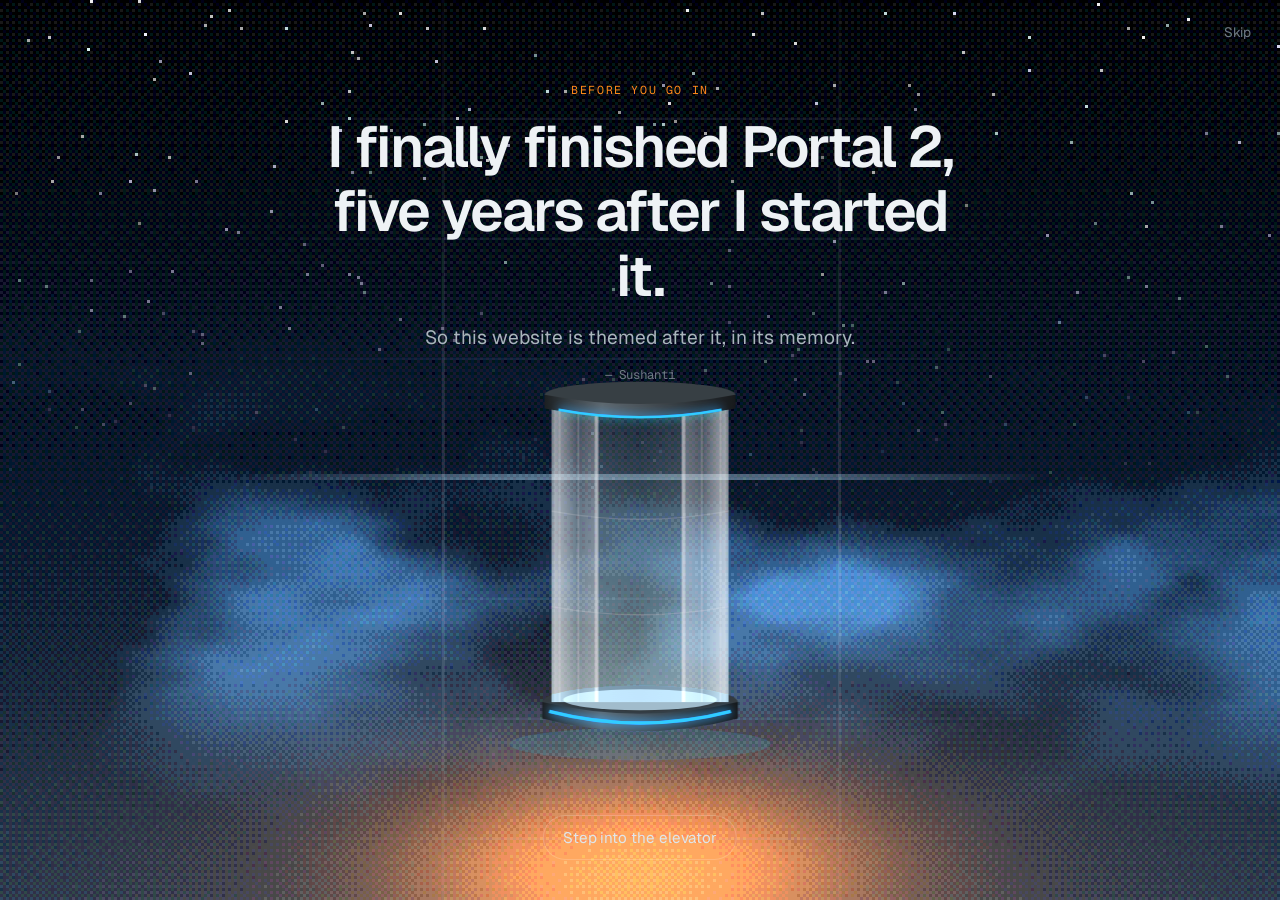
<file: index.html>
<!DOCTYPE html>
<html lang="en">
<head>
  <meta charset="UTF-8">
  <meta name="viewport" content="width=device-width, initial-scale=1.0">
  <title>Sushanti</title>
  <meta name="description" content="Sushanti builds agentic systems with the memory and context to grow alongside the people they work for.">
  <link rel="icon" href="assets/img/avatar.jpg">
  <link rel="preconnect" href="https://fonts.googleapis.com">
  <link rel="preconnect" href="https://fonts.gstatic.com" crossorigin>
  <link href="https://fonts.googleapis.com/css2?family=Geist:wght@400..700&family=Geist+Mono:wght@400;500&display=swap" rel="stylesheet">
  <link rel="stylesheet" href="assets/css/style.css">
  <script>document.documentElement.classList.add('js');</script>
</head>
<body>

  <div class="opening" hidden>
    <div class="shaft" aria-hidden="true"><div class="bands"></div><i class="rail rail-l"></i><i class="rail rail-r"></i></div>

    <div class="note">
      <p class="note-kicker">Before you go in</p>
      <h2 class="note-text">I finally finished Portal&nbsp;2,<br>five years after I started it.</h2>
      <p class="note-sub">So this website is themed after it, in its memory.</p>
      <p class="note-sign">&mdash; Sushanti</p>
    </div>

    <button class="lift" type="button" aria-label="Step into the elevator">
      <svg class="lift-svg" viewBox="0 0 200 340" aria-hidden="true">
        <defs>
          <linearGradient id="lg-glass" x1="0" x2="1">
            <stop offset="0" stop-color="#cfefff" stop-opacity=".42"/>
            <stop offset=".16" stop-color="#cfefff" stop-opacity=".1"/>
            <stop offset=".5" stop-color="#cfefff" stop-opacity=".04"/>
            <stop offset=".84" stop-color="#cfefff" stop-opacity=".12"/>
            <stop offset="1" stop-color="#cfefff" stop-opacity=".44"/>
          </linearGradient>
          <linearGradient id="lg-inner" x1="0" y1="0" x2="0" y2="1">
            <stop offset="0" stop-color="#a8dcff" stop-opacity=".06"/>
            <stop offset="1" stop-color="#a8dcff" stop-opacity=".42"/>
          </linearGradient>
          <linearGradient id="lg-metal" x1="0" x2="1">
            <stop offset="0" stop-color="#16191b"/>
            <stop offset=".3" stop-color="#4c545a"/>
            <stop offset=".7" stop-color="#2b3034"/>
            <stop offset="1" stop-color="#121416"/>
          </linearGradient>
          <linearGradient id="lg-door" x1="0" x2="1">
            <stop offset="0" stop-color="#e6f6ff" stop-opacity=".26"/>
            <stop offset=".5" stop-color="#e6f6ff" stop-opacity=".08"/>
            <stop offset="1" stop-color="#e6f6ff" stop-opacity=".26"/>
          </linearGradient>
          <clipPath id="lg-body"><rect x="24" y="34" width="152" height="252"/></clipPath>
        </defs>
        <ellipse class="ground" cx="100" cy="322" rx="112" ry="14"/>
        <ellipse cx="100" cy="286" rx="84" ry="14" fill="#2a2f33"/>
        <rect x="24" y="34" width="152" height="252" fill="url(#lg-inner)"/>
        <ellipse class="inner-glow" cx="100" cy="284" rx="66" ry="9"/>
        <g clip-path="url(#lg-body)">
          <g class="door door-l"><rect x="62" y="34" width="38" height="252" fill="url(#lg-door)"/><path d="M99.5 34v252" stroke="#fff" stroke-opacity=".55"/></g>
          <g class="door door-r"><rect x="100" y="34" width="38" height="252" fill="url(#lg-door)"/><path d="M100.5 34v252" stroke="#fff" stroke-opacity=".55"/></g>
        </g>
        <rect x="24" y="34" width="152" height="252" fill="url(#lg-glass)"/>
        <g fill="none" stroke="#fff" stroke-opacity=".22" stroke-width="1.2">
          <path d="M31 34v252M47 36v250M153 36v250M169 34v252"/>
          <path d="M24 122q76 14 152 0M24 204q76 14 152 0" stroke-opacity=".14"/>
        </g>
        <path d="M62 36v250M138 36v250" stroke="#fff" stroke-opacity=".4" stroke-width="1.6"/>
        <ellipse cx="100" cy="22" rx="82" ry="11" fill="#2c3236"/>
        <path d="M18 22v12q82 16 164 0V22q-82 16-164 0z" fill="url(#lg-metal)"/>
        <path class="lift-light" d="M30 35q70 13 140 0" fill="none" stroke-width="2.2"/>
        <path d="M16 286v14q84 22 168 0v-14q-84 20-168 0z" fill="url(#lg-metal)"/>
        <path class="lift-light" d="M22 294q78 20 156 0" fill="none" stroke-width="3"/>
      </svg>
    </button>

    <button class="opening-cta" type="button">Step into the elevator</button>
    <button class="skip" type="button">Skip</button>
  </div>

  <header class="hud-top">
    <a class="hud-brand" href="./" data-go="lobby"><span class="hud-logo" aria-hidden="true"></span>Sushanti<span class="hud-room" aria-live="polite"></span></a>
    <nav class="hud-nav" aria-label="Chambers">
      <a href="#about" data-go="about">About</a>
      <a href="#projects" data-go="projects">Projects</a>
      <a href="#books" data-go="books">Books</a>
    </nav>
  </header>

  <div id="stage-root" aria-live="off"></div>

  <main id="content">

    <!-- Chamber 00 -->
    <section class="room-content" id="lobby" data-room="lobby">
      <div class="lobby">
        <button class="portrait solid" type="button" aria-label="Sushanti. Click to swap the portal colour.">
          <span class="portrait-ring" aria-hidden="true"></span>
          <img src="assets/img/avatar.jpg" alt="Sushanti" width="220" height="220">
        </button>
        <div class="lobby-card solid">
          <p class="tag"><span class="dot"></span>Chamber 00 &middot; Lobby</p>
          <h1>Hi, I&rsquo;m Sushanti.</h1>
          <p class="lede">Building agentic systems that <em>remember</em>, with the memory and context to grow alongside the people they work for.</p>
          <nav class="socials" aria-label="Elsewhere">
            <a href="https://www.linkedin.com/in/sushanti-kerani/" target="_blank" rel="noopener" aria-label="LinkedIn" title="LinkedIn"><svg viewBox="0 0 24 24"><path d="M20.447 20.452h-3.554v-5.569c0-1.328-.027-3.037-1.852-3.037-1.853 0-2.136 1.445-2.136 2.939v5.667H9.351V9h3.414v1.561h.046c.477-.9 1.637-1.85 3.37-1.85 3.601 0 4.267 2.37 4.267 5.455v6.286zM5.337 7.433c-1.144 0-2.063-.926-2.063-2.065 0-1.138.92-2.063 2.063-2.063 1.14 0 2.064.925 2.064 2.063 0 1.139-.925 2.065-2.064 2.065zm1.782 13.019H3.555V9h3.564v11.452zM22.225 0H1.771C.792 0 0 .774 0 1.729v20.542C0 23.227.792 24 1.771 24h20.451C23.2 24 24 23.227 24 22.271V1.729C24 .774 23.2 0 22.222 0h.003z"/></svg></a>
            <a href="https://github.com/Sushanti99" target="_blank" rel="noopener" aria-label="GitHub" title="GitHub"><svg viewBox="0 0 24 24"><path d="M12 .297c-6.63 0-12 5.373-12 12 0 5.303 3.438 9.8 8.205 11.385.6.113.82-.258.82-.577 0-.285-.01-1.04-.015-2.040-3.338.724-4.042-1.61-4.042-1.61C4.422 18.07 3.633 17.7 3.633 17.7c-1.087-.744.084-.729.084-.729 1.205.084 1.838 1.236 1.838 1.236 1.07 1.835 2.809 1.305 3.495.998.108-.776.417-1.305.76-1.605-2.665-.3-5.466-1.332-5.466-5.93 0-1.31.465-2.38 1.235-3.22-.135-.303-.54-1.523.105-3.176 0 0 1.005-.322 3.3 1.23.96-.267 1.98-.399 3-.405 1.020.006 2.040.138 3 .405 2.28-1.552 3.285-1.23 3.285-1.23.645 1.653.24 2.873.12 3.176.765.84 1.23 1.91 1.23 3.22 0 4.61-2.805 5.625-5.475 5.92.42.36.81 1.096.81 2.22 0 1.606-.015 2.896-.015 3.286 0 .315.21.69.825.57C20.565 22.092 24 17.592 24 12.297c0-6.627-5.373-12-12-12"/></svg></a>
            <a href="https://x.com/itsasmolsush" target="_blank" rel="noopener" aria-label="X" title="X"><svg viewBox="0 0 24 24"><path d="M14.234 10.162 22.977 0h-2.072l-7.591 8.824L7.251 0H.258l9.168 13.343L.258 24H2.33l8.016-9.318L16.749 24h6.993zm-2.837 3.299-.929-1.329L3.076 1.56h3.182l5.965 8.532.929 1.329 7.754 11.090h-3.182z"/></svg></a>
            <a href="https://substack.com/@itsasmolsush" target="_blank" rel="noopener" aria-label="Substack" title="Substack"><svg viewBox="0 0 24 24"><path d="M22.539 8.242H1.46V5.406h21.08v2.836zM1.46 10.812V24L12 18.11 22.54 24V10.812H1.46zM22.54 0H1.46v2.836h21.08V0z"/></svg></a>
            <a class="mail" href="mailto:sushanti@berkeley.edu"><svg viewBox="0 0 24 24" fill="none" stroke="currentColor" stroke-width="1.6" stroke-linejoin="round" aria-hidden="true"><rect x="3" y="5" width="18" height="14" rx="2"/><path d="m3.5 6.5 8.5 6.5 8.5-6.5"/></svg>sushanti@berkeley.edu</a>
          </nav>
          <p class="hint">This site is themed after Portal&nbsp;2, which I finally finished after five years. Walk through the portal on the right to begin, or click any white panel to shoot your own.</p>
        </div>
      </div>
    </section>

    <!-- Chamber 01 -->
    <section class="room-content" id="about" data-room="about">
      <div class="about">
        <article class="screen solid">
          <h2 class="screen-bar"><span>01.A</span>Introduction<i class="led"></i></h2>
          <div class="screen-body prose">
            <p>I started out as a computer vision engineer and backend developer, back when that was the obvious path into ML. As the field shifted toward NLP, I shifted with it, moving into NLP backend work and MLOps, and from there into machine learning, human-AI simulation, and multi-agent orchestration. That's slowly pulled me toward more systemic and agentic AI, mixing in economics along the way, and more recently into interpretability.</p>
            <p>I like building things I wish already existed, usually starting from something I&rsquo;ve run into in my own life. Right now I'm working on memory and personalization for agents: how they hold on to context, learn the person they're working with, and get better over time.</p>
            <p>Before that, I worked across a handful of startups in India, then moved to Berkeley two years ago for my master's. It's been one of the best decisions I've made. California has given me a lot of nature and a lot of sun, and it turns out those might be two of the best things in life.</p>
          </div>
        </article>
        <article class="screen solid record">
          <h2 class="screen-bar"><span>01.B</span>Test record<i class="led"></i></h2>
          <ol class="cv screen-body">
            <li>
              <span class="cv-step">04</span>
              <span class="cv-main"><span class="cv-role">Software Engineer</span><a class="cv-org" href="https://www.adobe.com/" target="_blank" rel="noopener"><img src="assets/img/logos/adobe.png" alt="" width="22" height="22">Adobe</a></span>
              <span class="cv-years"><span class="live" aria-label="current"></span>2026 &ndash; Now</span>
            </li>
            <li>
              <span class="cv-step">03</span>
              <span class="cv-main"><span class="cv-role">Master&rsquo;s Degree</span><a class="cv-org" href="https://www.berkeley.edu/" target="_blank" rel="noopener"><img src="assets/img/logos/berkeley.png" alt="" width="22" height="22">UC Berkeley</a></span>
              <span class="cv-years">2024 &ndash; 2026</span>
            </li>
            <li>
              <span class="cv-step">02</span>
              <span class="cv-main"><span class="cv-role">Software Developer</span><a class="cv-org" href="https://yellow.ai/" target="_blank" rel="noopener"><img src="assets/img/logos/yellow.png" alt="" width="22" height="22">Yellow.ai</a></span>
              <span class="cv-years">2021 &ndash; 2024</span>
            </li>
            <li>
              <span class="cv-step">01</span>
              <span class="cv-main"><span class="cv-role">Member of Technical Staff</span><a class="cv-org" href="https://dragonfruit.ai/" target="_blank" rel="noopener"><img src="assets/img/logos/dragonfruit.png" alt="" width="22" height="22">Dragonfruit.ai</a></span>
              <span class="cv-years">2020 &ndash; 2021</span>
            </li>
          </ol>
          <p class="record-foot">Status: <b>testing ongoing</b></p>
        </article>
      </div>
    </section>

    <!-- Chamber 02 -->
    <section class="room-content" id="projects" data-room="projects">
      <div class="carousel">
        <button class="car-btn car-prev solid" type="button" aria-label="Previous project"><svg viewBox="0 0 24 24" aria-hidden="true"><path d="M14.5 5.5 8 12l6.5 6.5"/></svg></button>
        <div class="projects">
          <article class="card solid" id="civicsim">
            <div class="poster" style="--bg: #3046c9">
              <span class="poster-no">01</span>
              <a class="poster-link" href="https://civicsim.xyz/" target="_blank" rel="noopener">civicsim.xyz &#8599;</a>
              <h3>CivicSim</h3>
            </div>
            <p class="card-intro">A synthetic U.S. electorate for stress-testing policy before it meets the public.</p>
          </article>

          <article class="card solid" id="brainsquared">
            <div class="poster" style="--bg: #1f5a45">
              <span class="poster-no">02</span>
              <a class="poster-link" href="https://brainsquared.xyz/" target="_blank" rel="noopener">brainsquared.xyz &#8599;</a>
              <h3>BrainSquared</h3>
            </div>
            <p class="card-intro">One local agent for every app you use, keeping your context in a single Obsidian vault.</p>
          </article>

          <article class="card solid" id="brb">
            <div class="poster" style="--bg: #6a52e8">
              <span class="poster-no">03</span>
              <a class="poster-link" href="https://usebrb.github.io/" target="_blank" rel="noopener">usebrb.github.io &#8599;</a>
              <h3>brb</h3>
            </div>
            <p class="card-intro">Take a break while Claude Code works, and get called back the moment it&rsquo;s done.</p>
          </article>

          <article class="card solid" id="cuttle">
            <div class="poster" style="--bg: #b8452a">
              <span class="poster-no">04</span>
              <a class="poster-link" href="https://github.com/CuttleLabs/cuttle-cli" target="_blank" rel="noopener">github.com/CuttleLabs &#8599;</a>
              <h3>Cuttle</h3>
            </div>
            <p class="card-intro">Turn a Python notebook into a deployment-ready project, like an API, ML pipeline or plain script, without writing extra code.</p>
          </article>
        </div>
        <button class="car-btn car-next solid" type="button" aria-label="Next project"><svg viewBox="0 0 24 24" aria-hidden="true"><path d="M9.5 5.5 16 12l-6.5 6.5"/></svg></button>
        <div class="car-dots solid" role="group" aria-label="Choose a project">
          <button type="button" data-i="0" aria-label="CivicSim"></button>
          <button type="button" data-i="1" aria-label="BrainSquared"></button>
          <button type="button" data-i="2" aria-label="brb"></button>
          <button type="button" data-i="3" aria-label="Cuttle"></button>
        </div>
      </div>
    </section>

    <!-- Chamber 03 -->
    <section class="room-content" id="books" data-room="books">
      <div class="library">
        <article class="screen solid reading">
          <h2 class="screen-bar"><span>03.A</span>Currently reading<i class="led"></i></h2>
          <div class="screen-body">
            <div class="covers">
              <div class="book3d b-hard" tabindex="0">
                <div class="b3-cover"><span class="b3-title">The Hard Thing About Hard Things</span><span class="b3-author">Ben Horowitz</span></div>
                <div class="b3-spine"></div>
              </div>
              <div class="book3d b-sand" tabindex="0">
                <div class="b3-cover"><span class="b3-title">Secrets of Sand Hill Road</span><span class="b3-author">Scott Kupor</span></div>
                <div class="b3-spine"></div>
              </div>
            </div>
            <p class="finished"><span class="badge">Just finished</span><b>Greenlights</b> Matthew McConaughey</p>
          </div>
        </article>

        <article class="screen solid shelves">
          <h2 class="screen-bar"><span>03.B</span>On the shelf<i class="led"></i></h2>
          <div class="screen-body">
            <div class="tabs" role="tablist" aria-label="Shelves">
              <button type="button" role="tab" data-shelf="fiction" aria-selected="true">Fiction</button>
              <button type="button" role="tab" data-shelf="memoir" aria-selected="false">Memoir</button>
              <button type="button" role="tab" data-shelf="ideas" aria-selected="false">Ideas</button>
              <button type="button" role="tab" data-shelf="building" aria-selected="false">Building</button>
            </div>

            <ul class="books" data-shelf="fiction" role="tabpanel">
              <li><span class="b-title">One Hundred Years of Solitude</span><span class="b-author">Gabriel Garc&iacute;a M&aacute;rquez</span></li>
              <li><span class="b-title">The Dream of a Ridiculous Man</span><span class="b-author">Fyodor Dostoevsky</span></li>
              <li><span class="b-title">1984</span><span class="b-author">George Orwell</span></li>
              <li><span class="b-title">Little Women</span><span class="b-author">Louisa May Alcott</span></li>
              <li><span class="b-title">A Thousand Splendid Suns</span><span class="b-author">Khaled Hosseini</span></li>
              <li><span class="b-title">Eleven Minutes</span><span class="b-author">Paulo Coelho</span></li>
              <li><span class="b-title">Normal People</span><span class="b-author">Sally Rooney</span></li>
              <li><span class="b-title">The Martian</span><span class="b-author">Andy Weir</span></li>
            </ul>

            <ul class="books" data-shelf="memoir" role="tabpanel">
              <li class="new"><span class="b-title">Greenlights</span><span class="b-author">Matthew McConaughey</span></li>
              <li><span class="b-title">Just Kids</span><span class="b-author">Patti Smith</span></li>
              <li><span class="b-title">Man&rsquo;s Search for Meaning</span><span class="b-author">Viktor E. Frankl</span></li>
              <li><span class="b-title">Tuesdays with Morrie</span><span class="b-author">Mitch Albom</span></li>
              <li><span class="b-title">Shoe Dog</span><span class="b-author">Phil Knight</span></li>
            </ul>

            <ul class="books" data-shelf="ideas" role="tabpanel">
              <li><span class="b-title">Range</span><span class="b-author">David Epstein</span></li>
              <li><span class="b-title">The Fabric of Reality</span><span class="b-author">David Deutsch</span></li>
              <li><span class="b-title">Beyond Good and Evil</span><span class="b-author">Friedrich Nietzsche</span></li>
              <li><span class="b-title">Antifragile</span><span class="b-author">Nassim Nicholas Taleb</span></li>
              <li><span class="b-title">Thinking, Fast and Slow</span><span class="b-author">Daniel Kahneman</span></li>
              <li><span class="b-title">Sapiens</span><span class="b-author">Yuval Noah Harari</span></li>
              <li><span class="b-title">Why Nations Fail</span><span class="b-author">Daron Acemo&#287;lu &amp; James Robinson</span></li>
              <li><span class="b-title">Technofeudalism</span><span class="b-author">Yanis Varoufakis</span></li>
              <li><span class="b-title">The Body Keeps the Score</span><span class="b-author">Bessel van der Kolk</span></li>
              <li><span class="b-title">The Courage to Be Disliked</span><span class="b-author">Ichiro Kishimi &amp; Fumitake Koga</span></li>
              <li><span class="b-title">As a Man Thinketh</span><span class="b-author">James Allen</span></li>
            </ul>

            <ul class="books" data-shelf="building" role="tabpanel">
              <li><span class="b-title">Hackers &amp; Painters</span><span class="b-author">Paul Graham</span></li>
              <li><span class="b-title">Zero to One</span><span class="b-author">Peter Thiel</span></li>
              <li><span class="b-title">The Minimalist Entrepreneur</span><span class="b-author">Sahil Lavingia</span></li>
              <li><span class="b-title">No Rules Rules</span><span class="b-author">Reed Hastings &amp; Erin Meyer</span></li>
              <li><span class="b-title">Principles: Life and Work</span><span class="b-author">Ray Dalio</span></li>
              <li><span class="b-title">The Almanack of Naval Ravikant</span><span class="b-author">Eric Jorgenson</span></li>
              <li><span class="b-title">Deep Work</span><span class="b-author">Cal Newport</span></li>
            </ul>
          </div>
        </article>
      </div>
    </section>

  </main>

  <div class="caption" aria-live="polite"><b>Announcer</b><span class="caption-text"></span></div>


  <noscript><style>#content{display:block}</style></noscript>
  <script src="assets/js/chamber.js"></script>
</body>
</html>
</file>
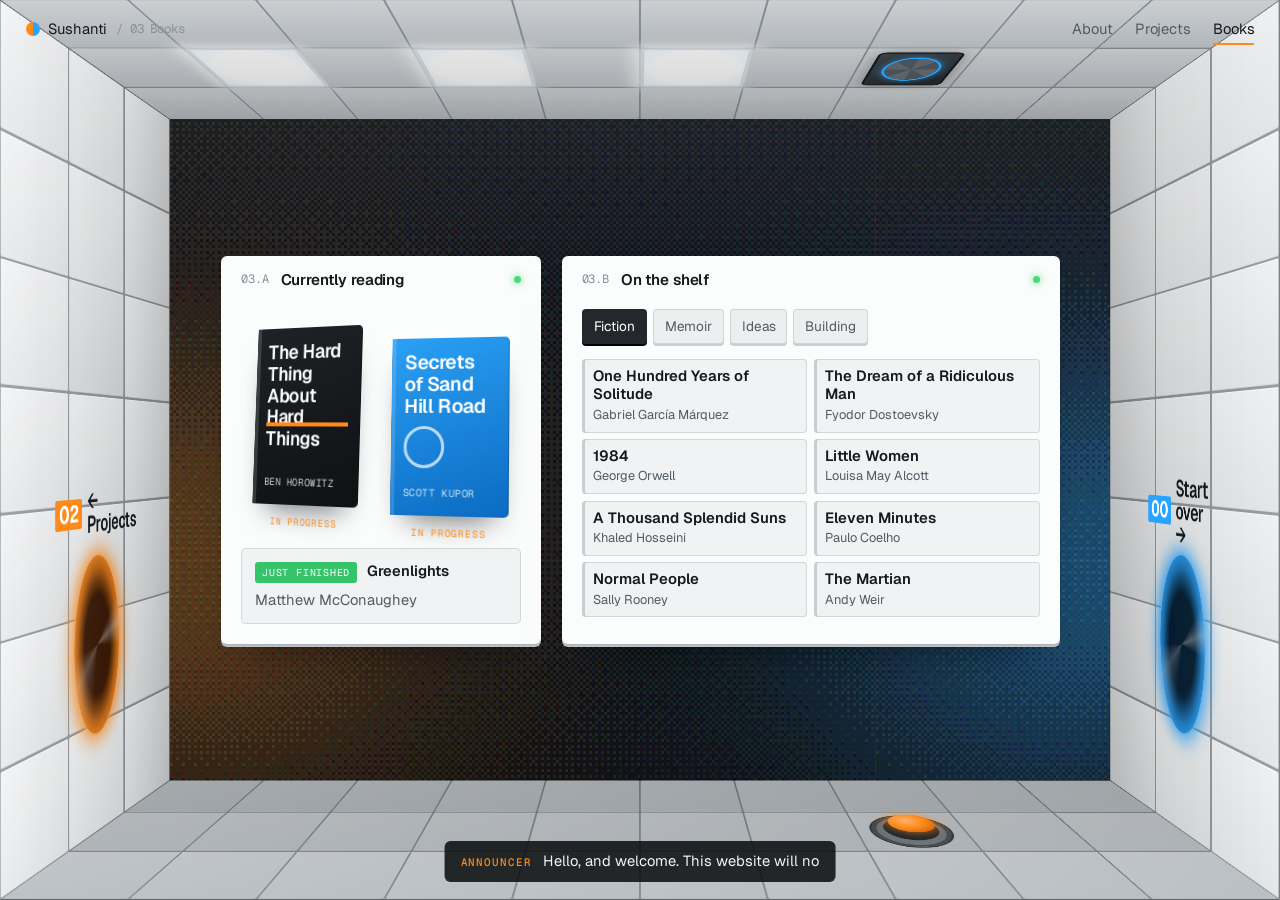
<file: books.html>
<!DOCTYPE html>
<html lang="en">
<head>
  <meta charset="UTF-8">
  <title>Books &middot; Sushanti</title>
  <meta http-equiv="refresh" content="0; url=./#books">
  <script>location.replace('./#' + (location.hash ? location.hash.slice(1) : 'books'));</script>
</head>
<body><a href="./#books">Continue to Books</a></body>
</html>
</file>
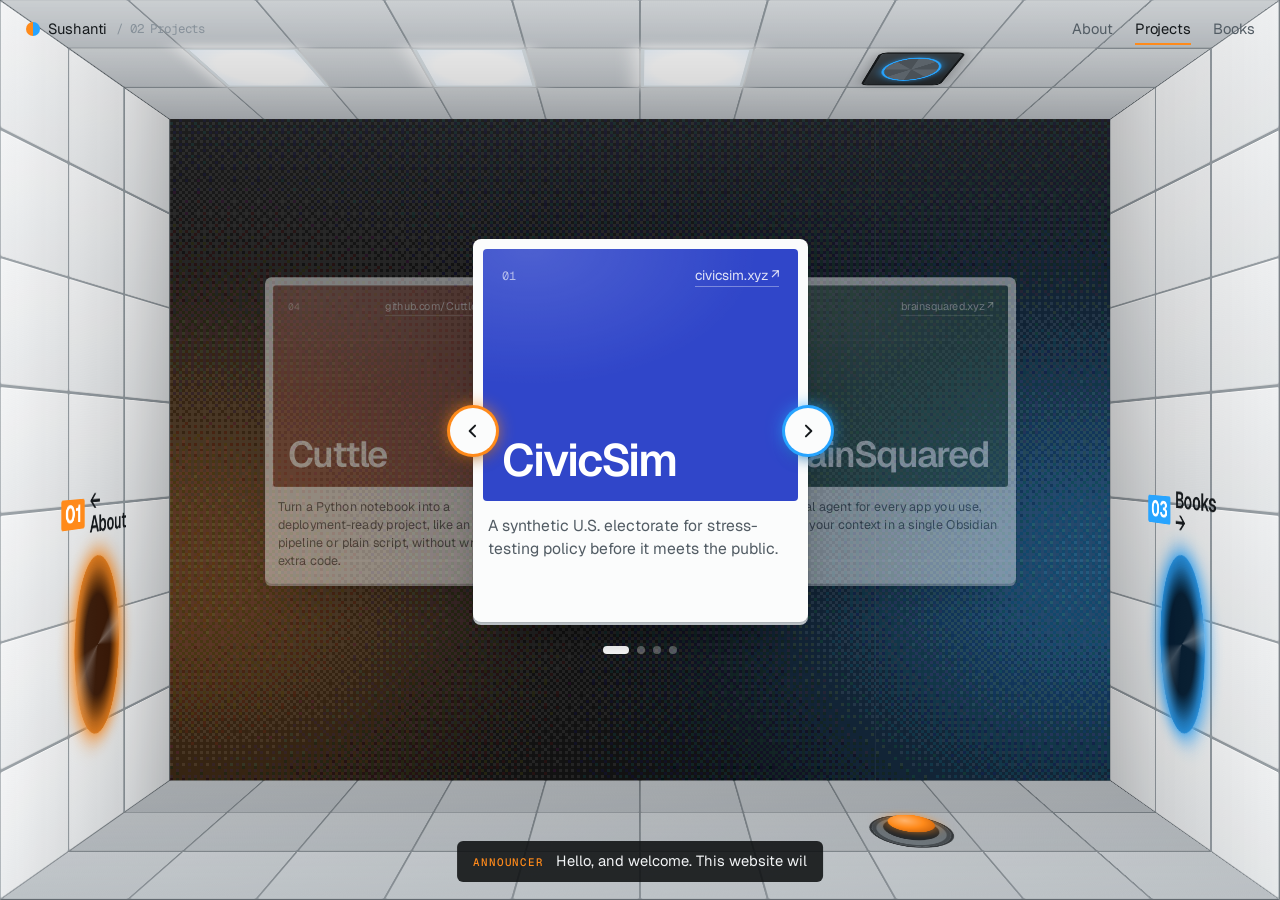
<file: projects.html>
<!DOCTYPE html>
<html lang="en">
<head>
  <meta charset="UTF-8">
  <title>Projects &middot; Sushanti</title>
  <meta http-equiv="refresh" content="0; url=./#projects">
  <script>location.replace('./#' + (location.hash ? location.hash.slice(1) : 'projects'));</script>
</head>
<body><a href="./#projects">Continue to Projects</a></body>
</html>
</file>
<file: assets/css/style.css>
/* Test chambers: white portal-ready panels, dark metal that isn't, a blue and an orange. */

:root {
  --wall-a: #f3f4f5;
  --wall-b: #e2e5e7;
  --wall2-a: #e9ebed;
  --wall2-b: #d8dcdf;
  --seam: #8f979d;
  --metal-a: #3b4146;
  --metal-b: #24282c;
  --floor-a: #c9ced2;
  --floor-b: #b2b8bd;
  --ceil-a: #d6dadd;
  --ceil-b: #c5cacf;
  --void: #14171a;

  --ink: #15191c;
  --mid: #525c64;
  --soft: #87919a;
  --rule: rgba(21, 25, 28, 0.12);
  --paper: #fbfcfc;

  --blue: #27a4ff;
  --blue-hi: #c6e9ff;
  --blue-core: #021a30;
  --orange: #ff8a1a;
  --orange-hi: #ffe0bf;
  --orange-core: #361401;

  --sans: "Geist", -apple-system, BlinkMacSystemFont, "Helvetica Neue", Arial, sans-serif;
  --cond: var(--sans);
  --mono: "Geist Mono", ui-monospace, SFMono-Regular, Menlo, monospace;
  --ease: cubic-bezier(0.16, 1, 0.3, 1);
  --spring: cubic-bezier(0.2, 0.9, 0.25, 1.15);
  color-scheme: light;
}

* { box-sizing: border-box; }

html, body { margin: 0; }

body {
  background: var(--void);
  color: var(--ink);
  font-family: var(--sans);
  font-size: 16px;
  line-height: 1.55;
  -webkit-font-smoothing: antialiased;
  text-rendering: optimizeLegibility;
}

.js body { overflow: hidden; height: 100vh; height: 100dvh; }

a { color: inherit; }
em { font-style: normal; font-weight: 600; color: var(--blue); }
button { font: inherit; color: inherit; }
::selection { background: var(--blue); color: #fff; }
:focus-visible { outline: 2px solid var(--blue); outline-offset: 3px; }

.js #content > section { display: none; }

/* ------------------------------------------------------------------ the room */

#stage-root { position: fixed; inset: 0; }

.stage {
  position: absolute;
  inset: 0;
  overflow: hidden;
  background: var(--void);
}

.stage.incoming { z-index: 2; }

.back {
  position: absolute;
  background: #15181b;
  box-shadow: inset 0 0 0 1px rgba(0, 0, 0, 0.5), inset 0 0 70px rgba(0, 0, 0, 0.45);
}

/* dithered backdrops: tiny canvases scaled up with hard pixels */
canvas.dither,
canvas.sky {
  position: absolute;
  inset: 0;
  width: 100%;
  height: 100%;
  image-rendering: pixelated;
  image-rendering: crisp-edges;
}

/* a few large, quiet panel seams on the dark wall */
.back::before {
  content: "";
  position: absolute;
  inset: 0;
  z-index: 1;
  pointer-events: none;
  background-image:
    linear-gradient(90deg, rgba(255, 255, 255, 0.045) 1px, transparent 1px),
    linear-gradient(rgba(255, 255, 255, 0.045) 1px, transparent 1px);
  background-size: 25% 33.34%;
}

.back > .panels { perspective: 800px; }
.back::after {
  content: "";
  position: absolute;
  inset: 0;
  pointer-events: none;
  background: linear-gradient(rgba(255, 255, 255, 0.05), rgba(255, 255, 255, 0) 25%);
  z-index: 1;
}

.panels { position: absolute; inset: 0; transform-style: preserve-3d; }
.marks { position: absolute; inset: 0; z-index: 2; }

.room {
  position: absolute;
  inset: 0;
  perspective-origin: 50% 50%;
  pointer-events: none;
}

.shell { position: absolute; inset: 0; transform-style: preserve-3d; }

.face {
  position: absolute;
  transform-style: preserve-3d;
  background: var(--seam);
}

.face.floor { background: #7d858b; }
.face.ceil { background: #8d959b; }

.shade {
  position: absolute;
  inset: 0;
  pointer-events: none;
  transform: translateZ(0.5px);
}
.face.left .shade { background: linear-gradient(90deg, rgba(255, 255, 255, 0.12), rgba(0, 0, 0, 0.1) 70%, rgba(0, 0, 0, 0.2)); }
.face.right .shade { background: linear-gradient(270deg, rgba(255, 255, 255, 0.08), rgba(0, 0, 0, 0.12) 70%, rgba(0, 0, 0, 0.22)); }
.face.floor .shade { background: linear-gradient(0deg, rgba(255, 255, 255, 0.1), rgba(0, 0, 0, 0.18)); }
.face.ceil .shade { background: linear-gradient(180deg, rgba(0, 0, 0, 0.05), rgba(0, 0, 0, 0.2)); }

/* panels */

.pn {
  position: absolute;
  border-radius: 2px;
  background: linear-gradient(155deg, var(--wall-a), var(--wall-b));
  box-shadow: inset 0 1px 0 rgba(255, 255, 255, 0.8), inset 0 -1px 0 rgba(0, 0, 0, 0.06);
  backface-visibility: hidden;
}
.pn.w2 { background: linear-gradient(155deg, var(--wall2-a), var(--wall2-b)); }
.pn.m,
.pn.fm {
  background:
    repeating-linear-gradient(90deg, rgba(255, 255, 255, 0.03) 0 2px, transparent 2px 5px),
    linear-gradient(155deg, var(--metal-a), var(--metal-b));
  box-shadow: inset 0 1px 0 rgba(255, 255, 255, 0.07), inset 0 0 0 1px rgba(0, 0, 0, 0.25);
}
.pn.f { background: linear-gradient(170deg, var(--floor-a), var(--floor-b)); }
.pn.fm { background: repeating-linear-gradient(45deg, rgba(255, 255, 255, 0.035) 0 3px, transparent 3px 9px), linear-gradient(170deg, #464c51, #2d3236); }
.pn.c { background: linear-gradient(180deg, var(--ceil-a), var(--ceil-b)); }
.pn.l {
  background: radial-gradient(ellipse at center, #fff 0 55%, #eaf5ff 100%);
  box-shadow: 0 0 22px 8px rgba(255, 255, 255, 0.85), inset 0 0 0 4px #dbe3e8;
}

/* chamber assembles: panels swing out of the wall into place */

.assemble .pn.fly {
  animation: pn-in 0.85s var(--spring) var(--d, 0ms) both;
}

@keyframes pn-in {
  from { transform: translateZ(-60px) rotateX(var(--rx)) rotateY(var(--ry)); opacity: 0; }
  40% { opacity: 1; }
}

.intro .pn.l { animation: flicker 1.4s steps(1) both; }
.intro .face.ceil .pn.l:nth-child(4n) { animation-delay: 0.15s; }
.intro .face.ceil .pn.l:nth-child(4n + 1) { animation-delay: 0.35s; }
.intro .face.ceil .pn.l:nth-child(4n + 2) { animation-delay: 0.5s; }

@keyframes flicker {
  0% { opacity: 0.1; box-shadow: none; }
  12% { opacity: 1; }
  18% { opacity: 0.15; box-shadow: none; }
  30% { opacity: 1; }
  36% { opacity: 0.35; }
  48%, 100% { opacity: 1; }
}

.dim {
  position: absolute;
  inset: 0;
  z-index: 5;
  background: #050607;
  pointer-events: none;
  animation: dim 1.6s ease-out 0.25s both;
}
@keyframes dim { from { opacity: 0.95; } 30% { opacity: 0.7; } 45% { opacity: 0.85; } to { opacity: 0; visibility: hidden; } }

/* ------------------------------------------------------------------ back-wall content */

.back-content {
  position: absolute;
  inset: 0;
  z-index: 3;
  display: flex;
  align-items: center;
  justify-content: center;
  padding: 4.5cqh 4cqw;
  overflow: auto;
  overscroll-behavior: contain;
  pointer-events: none;
  container-type: size;
  scrollbar-width: thin;
}

.back-content > * { pointer-events: auto; }
.back-content .room-content { pointer-events: none; width: 100%; max-height: 100%; }
.back-content .solid,
.back-content .dock { pointer-events: auto; }

.assemble .solid,
.assemble .dock {
  animation: mount 0.6s var(--ease) var(--cd, 400ms) both;
}

@keyframes mount {
  from { opacity: 0; transform: translateY(14px); }
}

/* mounted monitor */

.screen {
  display: flex;
  flex-direction: column;
  min-height: 0;
  background: var(--paper);
  border-radius: 6px;
  box-shadow: 0 0 0 1px rgba(0, 0, 0, 0.07), 0 3px 0 #b9bfc4, 0 28px 44px -26px rgba(0, 0, 0, 0.55);
  overflow: hidden;
}

.screen-bar {
  display: flex;
  align-items: center;
  gap: 0.75rem;
  margin: 0;
  padding: 0.75rem 1.25rem 0;
  background: transparent;
  color: var(--ink);
  font-family: var(--mono);
  font-size: 0.74rem;
  font-weight: 500;
  letter-spacing: 0.08em;
  text-transform: uppercase;
}

.screen-bar span { color: var(--soft); }

.led {
  width: 7px;
  height: 7px;
  margin-left: auto;
  border-radius: 50%;
  background: #4cd97b;
  box-shadow: 0 0 8px #4cd97b;
  animation: blink 2.6s steps(1) infinite;
}

.screen-body { padding: 1.1rem 1.25rem 1.25rem; overflow: auto; min-height: 0; }

.prose p { margin: 0 0 0.9em; }
.prose p:last-child { margin-bottom: 0; }

/* ------------------------------------------------------------------ lobby */

.lobby {
  display: grid;
  grid-template-columns: auto minmax(0, 1fr);
  align-items: center;
  gap: 5cqw;
  max-width: 62rem;
  margin: 0 auto;
}

.portrait {
  position: relative;
  width: min(44cqh, 26cqw);
  aspect-ratio: 1;
  padding: 0;
  border: 0;
  border-radius: 50%;
  background: transparent;
  cursor: pointer;
  --c: var(--blue);
  --hi: var(--blue-hi);
}
.portrait.is-orange { --c: var(--orange); --hi: var(--orange-hi); }

.portrait img {
  position: absolute;
  inset: 9%;
  width: 82%;
  height: 82%;
  border-radius: 50%;
  object-fit: cover;
  transition: transform 0.8s var(--ease);
}

.portrait-ring {
  position: absolute;
  inset: 0;
  border-radius: 50%;
  background: radial-gradient(circle, transparent 0 58%, var(--hi) 62%, var(--c) 68%, transparent 72%);
  box-shadow: 0 0 40px 6px var(--c), inset 0 0 30px 4px var(--c);
  transition: box-shadow 0.5s ease, background 0.5s ease;
}

.portrait-ring::after {
  content: "";
  position: absolute;
  inset: -2%;
  border-radius: 50%;
  background: conic-gradient(from 0deg, transparent 0 15%, rgba(255, 255, 255, 0.85) 22%, transparent 32% 60%, rgba(255, 255, 255, 0.6) 68%, transparent 78%);
  -webkit-mask: radial-gradient(circle, transparent 0 60%, #000 63% 70%, transparent 73%);
  mask: radial-gradient(circle, transparent 0 60%, #000 63% 70%, transparent 73%);
  animation: swirl 4s linear infinite;
}

.portrait:hover img { transform: scale(1.04) rotate(-3deg); }

.lobby-card {
  padding: clamp(1.1rem, 4cqh, 2.2rem) clamp(1.2rem, 3.4cqw, 2.4rem);
  background: var(--paper);
  border-radius: 6px;
  box-shadow: 0 0 0 1px rgba(0, 0, 0, 0.07), 0 3px 0 #b9bfc4, 0 30px 50px -28px rgba(0, 0, 0, 0.55);
  position: relative;
}

.hint {
  margin: 1.4rem 0 0;
  padding-top: 1rem;
  border-top: 1px solid var(--rule);
  font-size: 0.88rem;
  color: var(--soft);
}

.lobby-card::before {
  display: none;
  content: "";
  position: absolute;
  left: 0; right: 0; top: 0;
  height: 5px;
  border-radius: 6px 6px 0 0;
  background: linear-gradient(90deg, var(--blue) 0 50%, var(--orange) 50%);
}

.tag {
  display: flex;
  align-items: center;
  gap: 0.55rem;
  margin: 0 0 0.9rem;
  font-family: var(--mono);
  font-size: 0.74rem;
  letter-spacing: 0.08em;
  text-transform: uppercase;
  color: var(--mid);
}
.tag .dot { width: 7px; height: 7px; border-radius: 50%; background: var(--orange); animation: live 2.2s ease-out infinite; }

.lobby h1 {
  font-family: var(--cond);
  font-weight: 700;
  font-size: clamp(2.4rem, min(12.5cqh, 8.4cqw), 6.2rem);
  line-height: 0.92;
  letter-spacing: -0.01em;
  margin: 0 0 0.9rem;
}

.lede {
  font-size: clamp(1.05rem, min(4cqh, 2.4cqw), 1.45rem);
  line-height: 1.3;
  color: var(--mid);
  margin: 0;
}

.socials { display: flex; flex-wrap: wrap; gap: 0.5rem; margin: 1.3rem 0 0; }
.socials a {
  width: 40px;
  height: 40px;
  display: grid;
  place-items: center;
  border-radius: 5px;
  background: #eef0f2;
  box-shadow: inset 0 0 0 1px var(--rule), 0 2px 0 #c9ced2;
  color: var(--ink);
  transition: background 0.25s ease, color 0.25s ease, transform 0.4s var(--spring);
}
.socials svg { width: 16px; height: 16px; fill: currentColor; }
.socials .mail { width: auto; display: inline-flex; align-items: center; gap: 0.5rem; padding: 0 0.85rem; font-family: var(--mono); font-size: 0.78rem; text-decoration: none; }
.socials .mail svg { fill: none; }
.socials a:hover { background: var(--blue); color: #fff; transform: translateY(-3px); }
.socials a:nth-child(even):hover { background: var(--orange); }

.how {
  list-style: none;
  margin: 1.3rem 0 0;
  padding: 1rem 0 0;
  border-top: 1px dashed var(--rule);
  display: grid;
  gap: 0.45rem;
  font-size: 0.9rem;
  color: var(--mid);
}
.how li { display: flex; align-items: center; gap: 0.7rem; }

.key { flex-shrink: 0; position: relative; width: 22px; height: 22px; display: inline-block; }
.k-portal::before { content: ""; position: absolute; left: 6px; top: 1px; width: 10px; height: 20px; border-radius: 50%; border: 2.5px solid var(--blue); box-shadow: 0 0 6px var(--blue); }
.k-shoot::before { content: ""; position: absolute; inset: 3px; border-radius: 50%; border: 2.5px solid; border-color: var(--blue) var(--orange) var(--orange) var(--blue); transform: rotate(45deg); }
.k-shoot::after { content: ""; position: absolute; left: 10px; top: 10px; width: 3px; height: 3px; border-radius: 50%; background: var(--ink); }
.k-cube::before { content: ""; position: absolute; inset: 3px; border-radius: 3px; background: linear-gradient(145deg, #dfe3e6, #9ea6ac); box-shadow: inset 0 0 0 2px #6f777d; }
.k-cube::after { content: ""; position: absolute; left: 8px; top: 8px; width: 6px; height: 6px; border-radius: 50%; background: var(--blue); box-shadow: 0 0 5px var(--blue); }

/* ------------------------------------------------------------------ about */

.about {
  display: grid;
  grid-template-columns: minmax(0, 1.35fr) minmax(0, 1fr);
  gap: 2.4cqw;
  align-items: stretch;
  max-height: calc(100cqh - 9cqh);
  max-width: 72rem;
  margin: 0 auto;
}

.about .screen { max-height: calc(100cqh - 9cqh); }
.about .prose { font-size: clamp(0.92rem, min(2.75cqh, 1.6cqw), 1.08rem); line-height: 1.6; }

.cv { list-style: none; margin: 0; display: grid; gap: 0.55rem; }
.cv li {
  display: grid;
  grid-template-columns: auto minmax(0, 1fr) auto;
  align-items: center;
  gap: 0.85rem;
  padding: 0.7rem 0.8rem;
  border-radius: 5px;
  background: #f0f2f3;
  box-shadow: inset 0 0 0 1px var(--rule);
  transition: transform 0.4s var(--spring), box-shadow 0.3s ease;
}
.cv li:hover { transform: translateX(4px); box-shadow: inset 3px 0 0 var(--blue), inset 0 0 0 1px var(--rule); }
.cv li:nth-child(even):hover { box-shadow: inset 3px 0 0 var(--orange), inset 0 0 0 1px var(--rule); }
.cv-step { font-family: var(--cond); font-weight: 700; font-size: 1.7rem; line-height: 1; color: #b5bcc2; }
.cv-main { display: grid; gap: 0.1rem; min-width: 0; }
.cv-role { font-weight: 600; font-size: 1.02rem; line-height: 1.2; }
.cv-org { display: inline-flex; align-items: center; gap: 0.45rem; color: var(--mid); font-size: 0.9rem; text-decoration: none; }
.cv-org:hover { color: var(--ink); }
.cv-org img { width: 20px; height: 20px; padding: 2px; border-radius: 4px; background: #fff; box-shadow: inset 0 0 0 1px var(--rule); object-fit: contain; }
.cv-years { font-family: var(--mono); font-size: 0.74rem; color: var(--mid); white-space: nowrap; display: inline-flex; align-items: center; gap: 0.45rem; }
.live { width: 7px; height: 7px; border-radius: 50%; background: var(--orange); animation: live 2.2s ease-out infinite; }
.record-foot { margin: auto 0 0; padding: 0.7rem 1.25rem 1rem; font-family: var(--mono); font-size: 0.72rem; text-transform: uppercase; letter-spacing: 0.06em; color: var(--soft); }
.record-foot b { color: var(--orange); font-weight: 500; }

/* ------------------------------------------------------------------ projects */

.projects {
  display: grid;
  grid-template-columns: repeat(3, minmax(0, 1fr));
  gap: 2cqw;
  max-width: 76rem;
  margin: 0 auto;
  height: 84cqh;
}

.card {
  padding: 10px 10px 0;
  background: var(--paper);
  border-radius: 8px;
  box-shadow: 0 0 0 1px rgba(0, 0, 0, 0.07), 0 3px 0 #b9bfc4, 0 28px 44px -26px rgba(0, 0, 0, 0.6);
}

.poster {
  position: relative;
  aspect-ratio: 5 / 4;
  max-height: 56cqh;
  width: 100%;
  display: flex;
  flex-direction: column;
  justify-content: space-between;
  padding: 1.1rem 1.2rem 1.2rem;
  border-radius: 4px;
  overflow: hidden;
  color: #fff;
  background:
    radial-gradient(ellipse 120% 90% at 15% 0%, rgba(255, 255, 255, 0.14), transparent 60%),
    var(--bg);
}

.poster-no {
  font-family: var(--mono);
  font-size: 0.75rem;
  color: rgba(255, 255, 255, 0.6);
}

.poster-link {
  position: absolute;
  top: 1rem;
  right: 1.2rem;
  font-size: 0.85rem;
  color: rgba(255, 255, 255, 0.85);
  text-decoration: none;
  border-bottom: 1px solid rgba(255, 255, 255, 0.35);
  transition: color 0.2s ease, border-color 0.2s ease;
}
.poster-link:hover { color: #fff; border-color: #fff; }

.poster h3 {
  margin: 0;
  font-size: clamp(2rem, min(9cqh, 5.4cqw), 3.4rem);
  font-weight: 600;
  letter-spacing: -0.045em;
  line-height: 0.95;
  overflow-wrap: anywhere;
}

.card-intro {
  margin: 0;
  padding: 0.85rem 0.35rem 1rem;
  font-size: 0.98rem;
  line-height: 1.45;
  color: var(--mid);
}

/* ------------------------------------------------------------------ books */

.library {
  display: grid;
  grid-template-columns: minmax(0, 0.9fr) minmax(0, 1.4fr);
  gap: 2.4cqw;
  max-width: 74rem;
  margin: 0 auto;
  height: min(100%, 88cqh);
}
.library .screen { max-height: 88cqh; }

.covers {
  display: flex;
  justify-content: center;
  gap: 8%;
  padding: 1.2rem 0 1.6rem;
  perspective: 900px;
}

.book3d {
  position: relative;
  width: 42%;
  max-width: 150px;
  aspect-ratio: 2 / 3;
  transform-style: preserve-3d;
  transform: rotateY(-24deg) rotateX(4deg);
  transition: transform 0.8s var(--spring);
  cursor: default;
  outline: none;
}
.book3d:nth-child(2) { transform: rotateY(-14deg) rotateX(4deg) translateY(6%); }
.book3d:hover, .book3d:focus { transform: rotateY(0deg) translateY(-6%) scale(1.04); }

.b3-cover {
  position: absolute;
  inset: 0;
  display: flex;
  flex-direction: column;
  justify-content: space-between;
  padding: 12% 11%;
  border-radius: 2px 5px 5px 2px;
  box-shadow: inset 4px 0 0 rgba(255, 255, 255, 0.15), inset -1px 0 0 rgba(0, 0, 0, 0.2), 0 18px 30px -16px rgba(0, 0, 0, 0.6);
  transform: translateZ(9px);
}
.b3-spine {
  position: absolute;
  top: 0;
  bottom: 0;
  left: -9px;
  width: 18px;
  transform: rotateY(-90deg);
  transform-origin: center;
  filter: brightness(0.7);
}
.b3-title { font-family: var(--cond); font-weight: 700; font-size: clamp(0.9rem, 3.4cqh, 1.25rem); line-height: 1; }
.b3-author { font-family: var(--mono); font-size: 0.64rem; letter-spacing: 0.05em; text-transform: uppercase; opacity: 0.8; }

.b-hard .b3-cover, .b-hard .b3-spine { background: linear-gradient(160deg, #1e2226, #0f1113); color: #fff; }
.b-hard .b3-cover::after { content: ""; position: absolute; left: 11%; right: 11%; top: 54%; height: 4px; background: var(--orange); }
.b-sand .b3-cover, .b-sand .b3-spine { background: linear-gradient(160deg, #2aa0f5, #0b6bc2); color: #fff; }
.b-sand .b3-cover::after { content: ""; position: absolute; left: 11%; top: 50%; width: 30%; aspect-ratio: 1; border-radius: 50%; border: 3px solid rgba(255, 255, 255, 0.7); }

.covers .book3d::before {
  content: "In progress";
  position: absolute;
  left: 50%;
  bottom: -1.6rem;
  transform: translateX(-50%) translateZ(10px);
  font-family: var(--mono);
  font-size: 0.6rem;
  letter-spacing: 0.08em;
  text-transform: uppercase;
  color: var(--orange);
  white-space: nowrap;
}

.finished {
  display: flex;
  flex-wrap: wrap;
  align-items: baseline;
  gap: 0.35rem 0.6rem;
  margin: 1.1rem 0 0;
  padding: 0.75rem 0.85rem;
  border-radius: 5px;
  background: #f0f2f3;
  box-shadow: inset 0 0 0 1px var(--rule);
  font-size: 0.92rem;
  color: var(--mid);
}
.finished b { color: var(--ink); font-weight: 600; }
.badge {
  font-family: var(--mono);
  font-size: 0.62rem;
  letter-spacing: 0.08em;
  text-transform: uppercase;
  padding: 0.2rem 0.45rem;
  border-radius: 3px;
  background: #36c46b;
  color: #fff;
}

.tabs { display: flex; flex-wrap: wrap; gap: 0.35rem; margin-bottom: 0.9rem; }
.tabs button {
  border: 0;
  cursor: pointer;
  padding: 0.45rem 0.75rem;
  border-radius: 4px;
  background: #eceef0;
  box-shadow: inset 0 0 0 1px var(--rule), 0 2px 0 #c9ced2;
  font-family: var(--mono);
  font-size: 0.72rem;
  letter-spacing: 0.05em;
  text-transform: uppercase;
  color: var(--mid);
  transition: background 0.2s ease, color 0.2s ease, transform 0.15s ease;
}
.tabs button:hover { color: var(--ink); }
.tabs button[aria-selected="true"] { background: var(--metal-b); color: #fff; box-shadow: 0 2px 0 #000; }
.tabs button:active { transform: translateY(2px); }

.books {
  list-style: none;
  margin: 0;
  padding: 0;
  display: grid;
  grid-template-columns: repeat(2, minmax(0, 1fr));
  gap: 0.4rem;
}
.books[hidden] { display: none; }
.books li {
  display: grid;
  gap: 0.05rem;
  padding: 0.5rem 0.7rem;
  border-radius: 4px;
  background: #f0f2f3;
  box-shadow: inset 3px 0 0 #c9ced2, inset 0 0 0 1px var(--rule);
  transition: box-shadow 0.25s ease, transform 0.35s var(--spring);
}
.books li:nth-child(odd):hover { box-shadow: inset 3px 0 0 var(--blue), inset 0 0 0 1px var(--rule); transform: translateX(3px); }
.books li:nth-child(even):hover { box-shadow: inset 3px 0 0 var(--orange), inset 0 0 0 1px var(--rule); transform: translateX(3px); }
.books li.new { box-shadow: inset 3px 0 0 #36c46b, inset 0 0 0 1px var(--rule); }
.books li.new .b-title::after { content: "new"; margin-left: 0.45rem; font-family: var(--mono); font-size: 0.6rem; text-transform: uppercase; letter-spacing: 0.06em; color: #2fa65d; vertical-align: 0.15em; }
.b-title { font-weight: 600; font-size: 0.93rem; line-height: 1.25; }
.b-author { font-size: 0.8rem; color: var(--mid); }

/* ------------------------------------------------------------------ portals */

.portal {
  --c: var(--blue);
  --hi: var(--blue-hi);
  --core: var(--blue-core);
  position: absolute;
  padding: 0;
  border: 0;
  border-radius: 50%;
  overflow: hidden;
  cursor: pointer;
  pointer-events: auto;
  background: radial-gradient(ellipse at center, var(--core) 0 40%, color-mix(in srgb, var(--c) 70%, var(--core)) 62%, var(--c) 76%, var(--hi) 86%, var(--c) 94%);
  box-shadow: 0 0 26px 6px var(--c), 0 0 4px 1px var(--hi);
}
.portal.orange { --c: var(--orange); --hi: var(--orange-hi); --core: var(--orange-core); }

.swirl {
  position: absolute;
  left: 50%;
  top: 50%;
  width: 260%;
  aspect-ratio: 1;
  transform: translate(-50%, -50%);
  background: conic-gradient(from 0deg, transparent 0 10%, rgba(255, 255, 255, 0.45) 18%, transparent 28% 52%, rgba(255, 255, 255, 0.32) 62%, transparent 72%);
  opacity: 0.7;
}
.portal:hover .swirl { animation: spin 2.4s linear infinite; }
.portal.orange .swirl { animation-direction: reverse; }

@keyframes spin { to { transform: translate(-50%, -50%) rotate(360deg); } }
@keyframes swirl { to { transform: rotate(360deg); } }

.np-view { display: none; }


.nav-portal { transition: box-shadow 0.3s ease, filter 0.3s ease; }
.nav-portal:hover, .nav-portal:focus-visible { box-shadow: 0 0 44px 14px var(--c), 0 0 6px 2px var(--hi); }
.nav-portal:hover .np-view { opacity: 0.95; transform: scale(1.15); }
.free-portal { animation: open 0.6s var(--spring) both; }
.portal.pulse { animation: pulse 0.6s ease-out; }
@keyframes open { from { transform: scale(0.05, 0.02); opacity: 0; } }
@keyframes pulse { 30% { transform: scale(1.3, 1.15); filter: brightness(1.6); } }

.wall-label {
  position: absolute;
  display: flex;
  align-items: center;
  justify-content: center;
  gap: 0.35em;
  font-family: var(--cond);
  font-weight: 700;
  text-transform: uppercase;
  line-height: 1;
  color: var(--ink);
  pointer-events: auto;
  transform: translateZ(1px);
}
.wall-label b { padding: 0.12em 0.25em; border-radius: 3px; background: var(--ink); color: #fff; font-weight: 700; }
.wall-label.blue b { background: var(--blue); }
.wall-label.orange b { background: var(--orange); }

/* ------------------------------------------------------------------ cube, dropper, button */

.fbutton {
  position: absolute;
  padding: 0;
  border: 0;
  border-radius: 50%;
  cursor: pointer;
  pointer-events: auto;
  transform-style: preserve-3d;
  background: radial-gradient(circle, #6b747a 0 62%, #3f464b 64% 100%);
  box-shadow: 0 0 0 3px #2b3034;
}
.fb-ring { position: absolute; inset: 14%; border-radius: 50%; background: #23272a; transform: translateZ(2px); }
.fb-cap {
  position: absolute;
  inset: 20%;
  border-radius: 50%;
  background: radial-gradient(circle at 40% 35%, #ffb36b, var(--orange) 45%, #b85305);
  box-shadow: 0 0 18px 3px rgba(255, 138, 26, 0.55);
  transform: translateZ(9px);
  transition: transform 0.25s ease, background 0.3s ease, box-shadow 0.3s ease;
}
.fbutton:hover .fb-cap { box-shadow: 0 0 30px 8px rgba(255, 138, 26, 0.75); }
.fbutton.pressed .fb-cap {
  transform: translateZ(3px);
  background: radial-gradient(circle at 40% 35%, #b7e4ff, var(--blue) 45%, #0b5fa3);
  box-shadow: 0 0 34px 10px rgba(39, 164, 255, 0.7);
}

.dropper {
  position: absolute;
  padding: 0;
  border: 0;
  border-radius: 6px;
  cursor: pointer;
  pointer-events: auto;
  background: linear-gradient(160deg, #3b4146, #1f2326);
  box-shadow: 0 0 0 3px #15181a, 0 0 22px rgba(0, 0, 0, 0.4);
  transform: translateZ(1px);
}
.dr-iris {
  position: absolute;
  inset: 16%;
  border-radius: 50%;
  background: conic-gradient(#5b636a 0 12.5%, #4a5157 0 25%, #5b636a 0 37.5%, #4a5157 0 50%, #5b636a 0 62.5%, #4a5157 0 75%, #5b636a 0 87.5%, #4a5157 0);
  box-shadow: 0 0 0 3px var(--blue), 0 0 16px var(--blue);
  transition: box-shadow 0.3s ease, background 0.3s ease;
}
.dropper:hover .dr-iris { box-shadow: 0 0 0 3px var(--orange), 0 0 22px var(--orange); }
.dropper.open .dr-iris { background: radial-gradient(circle, #000 0 55%, #4a5157 58%); box-shadow: 0 0 0 3px var(--orange), 0 0 24px var(--orange); }

.cube {
  position: absolute;
  left: 0;
  top: 0;
  padding: 0;
  border: 0;
  background: none;
  cursor: pointer;
  pointer-events: auto;
  transform-style: preserve-3d;
}
.cf {
  position: absolute;
  inset: 0;
  border-radius: 12%;
  background: linear-gradient(145deg, #e9ecee, #a7afb5);
  box-shadow: inset 0 0 0 3px #737b81, inset 0 0 0 7px #cfd4d8, inset 0 0 0 9px #8b9399;
  backface-visibility: hidden;
}
.cf::after {
  content: "";
  position: absolute;
  inset: 32%;
  border-radius: 50%;
  background: radial-gradient(circle, #e3f4ff 0 25%, var(--blue) 45%, #0a4f87 70%);
  box-shadow: 0 0 14px 3px rgba(39, 164, 255, 0.8);
}
.f1 { transform: translateZ(var(--h)); }
.f2 { transform: rotateY(180deg) translateZ(var(--h)); }
.f3 { transform: rotateY(90deg) translateZ(var(--h)); filter: brightness(0.86); }
.f4 { transform: rotateY(-90deg) translateZ(var(--h)); filter: brightness(0.86); }
.f5 { transform: rotateX(90deg) translateZ(var(--h)); filter: brightness(1.05); }
.f6 { transform: rotateX(-90deg) translateZ(var(--h)); filter: brightness(0.7); }
.cube:hover .cf::after { background: radial-gradient(circle, #fff1e2 0 25%, var(--orange) 45%, #8a3d00 70%); box-shadow: 0 0 14px 3px rgba(255, 138, 26, 0.8); }
.cube.gone .cf { animation: dissolve 0.7s ease-in forwards; }
@keyframes dissolve {
  30% { background: linear-gradient(145deg, #fff, #cde9ff); box-shadow: 0 0 30px 10px var(--blue); }
  to { opacity: 0; transform-origin: center; filter: brightness(3) blur(2px); }
}

/* ------------------------------------------------------------------ transitions & effects */

.spark {
  position: fixed;
  z-index: 60;
  width: 5px;
  height: 5px;
  border-radius: 50%;
  pointer-events: none;
  background: var(--blue-hi);
  box-shadow: 0 0 8px 2px var(--blue);
}
.spark.orange { background: var(--orange-hi); box-shadow: 0 0 8px 2px var(--orange); }
.spark.grey { background: #e7eaec; box-shadow: 0 0 6px 1px rgba(255, 255, 255, 0.7); width: 3px; height: 3px; }

.fizz {
  position: fixed;
  z-index: 60;
  width: 46px;
  height: 80px;
  margin: -40px 0 0 -23px;
  border-radius: 50%;
  border: 2px dashed var(--blue);
  pointer-events: none;
  animation: fizz 0.55s ease-out forwards;
}
.fizz.orange { border-color: var(--orange); }
@keyframes fizz {
  from { transform: scale(0.3); opacity: 1; }
  to { transform: scale(1.4) rotate(40deg); opacity: 0; }
}

/* ------------------------------------------------------------------ HUD */

.hud-top {
  position: fixed;
  z-index: 40;
  top: 0;
  left: 0;
  right: 0;
  display: flex;
  justify-content: space-between;
  align-items: center;
  padding: 1.1rem 1.6rem;
  font-family: var(--mono);
  font-size: 0.76rem;
  letter-spacing: 0.06em;
  text-transform: uppercase;
  pointer-events: none;
}
.hud-top a { pointer-events: auto; }

.hud-brand, .hud-nav {
  display: inline-flex;
  align-items: center;
  gap: 0.55rem;
  color: var(--ink);
  text-decoration: none;
}
.hud-room { color: var(--soft); }
.hud-logo { width: 14px; height: 14px; border-radius: 50%; background: conic-gradient(var(--blue) 0 50%, var(--orange) 0); transition: transform 0.8s var(--ease); }
.hud-brand:hover .hud-logo { transform: rotate(180deg); }
.hud-nav { gap: 1.4rem; }
.hud-nav a { position: relative; color: var(--mid); text-decoration: none; transition: color 0.2s ease; }
.hud-nav a:hover { color: var(--ink); }
.hud-nav a[aria-current="page"] { color: var(--ink); }
.hud-nav a[aria-current="page"]::after { content: ""; position: absolute; left: 0; right: 0; bottom: -5px; height: 2px; background: var(--orange); }

.caption {
  position: fixed;
  z-index: 40;
  left: 50%;
  bottom: 1.1rem;
  max-width: min(44rem, calc(100vw - 2rem));
  display: flex;
  gap: 0.75rem;
  align-items: baseline;
  padding: 0.65rem 1rem;
  border-radius: 6px;
  background: rgba(14, 16, 18, 0.88);
  color: #f1f3f5;
  font-size: 0.95rem;
  line-height: 1.4;
  pointer-events: none;
  opacity: 0;
  transform: translate(-50%, 10px);
  transition: opacity 0.35s ease, transform 0.5s var(--ease);
}
.caption.on { opacity: 1; transform: translate(-50%, 0); }
.caption b { flex-shrink: 0; font-family: var(--mono); font-size: 0.68rem; font-weight: 500; letter-spacing: 0.08em; text-transform: uppercase; color: var(--orange); }

/* hover tip on portals */

.tip {
  position: fixed;
  left: 0;
  top: 0;
  z-index: 70;
  display: none;
  padding: 0.4rem 0.65rem;
  border-radius: 4px;
  background: rgba(14, 16, 18, 0.92);
  color: #fff;
  pointer-events: none;
  box-shadow: inset 3px 0 0 var(--blue);
}
.tip.orange { box-shadow: inset 3px 0 0 var(--orange); }
.tip.on { display: block; }
.tip span { display: block; font-family: var(--mono); font-weight: 400; font-size: 0.62rem; letter-spacing: 0.06em; text-transform: uppercase; color: #9aa4ab; }

/* ------------------------------------------------------------------ mobile dock */

.dock { display: flex; justify-content: center; gap: 0.6rem; flex-wrap: wrap; margin: 1.2rem auto 0.4rem; }
.dock-portal {
  display: flex;
  align-items: center;
  gap: 0.55rem;
  padding: 0.5rem 0.85rem 0.5rem 0.6rem;
  border: 0;
  border-radius: 999px;
  background: rgba(21, 24, 27, 0.9);
  color: #fff;
  font-family: var(--cond);
  font-weight: 700;
  font-size: 1rem;
  text-transform: uppercase;
  cursor: pointer;
  --c: var(--blue);
}
.dock-portal.orange { --c: var(--orange); }
.dp-ring { width: 13px; height: 22px; border-radius: 50%; border: 3px solid var(--c); box-shadow: 0 0 10px var(--c), inset 0 0 6px var(--c); }
.dp-name b { font-family: var(--mono); font-weight: 400; font-size: 0.7rem; color: #9aa4ab; margin-right: 0.35rem; }

/* ------------------------------------------------------------------ small screens */

@media (max-width: 719px), (max-height: 479px) {
  .hud-top { padding: 0.6rem; font-size: 0.68rem; }
  .hud-room { display: none; }
  .hud-top { padding: 0.75rem 1rem; background: rgba(238, 240, 242, 0.94); backdrop-filter: blur(6px); -webkit-backdrop-filter: blur(6px); }
  .hud-nav { gap: 0.9rem; }

  .back-content {
    display: block;
    padding: 3.8rem 0.9rem 4.5rem;
    container-type: normal;
  }
  .back-content .room-content { max-height: none; }

  .lobby, .about, .projects, .library {
    grid-template-columns: 1fr;
    height: auto;
    max-height: none;
    gap: 1rem;
  }
  .about .screen, .library .screen { max-height: none; }
  .lobby { justify-items: center; }
  .portrait { width: 9.5rem; }
  .lobby h1 { font-size: 3rem; }
  .lede { font-size: 1.1rem; }
  .about .prose { font-size: 1rem; }


  .books { grid-template-columns: 1fr; }
  .b3-title { font-size: 1.1rem; }

  .caption { bottom: 0.6rem; font-size: 0.85rem; }
}

/* ------------------------------------------------------------------ no JS: a plain page */

html:not(.js) #content { max-width: 60rem; margin: 0 auto; padding: 5rem 1rem; background: var(--paper); }
html:not(.js) body { background: var(--wall-b); }
html:not(.js) #content > section { margin-bottom: 3rem; }
html:not(.js) .caption { display: none; }

/* ------------------------------------------------------------------ misc keyframes */

@keyframes blink { 50% { opacity: 0.25; } }
@keyframes live { 50% { opacity: 0.35; } }

@media (prefers-reduced-motion: reduce) {
  *, *::before, *::after { animation-duration: 0.01ms !important; animation-iteration-count: 1 !important; transition-duration: 0.01ms !important; }
}

/* ------------------------------------------------------------------ opening: the note, then the elevator */

.opening {
  position: fixed;
  inset: 0;
  z-index: 90;
  overflow: hidden;
  color: #eef2f5;
  background: radial-gradient(ellipse 70% 60% at 50% 72%, #1b2832 0%, #0c0f12 62%, #08090b 100%);
  transition: background 0.6s ease;
}
.opening[hidden] { display: none; }
.in-opening .hud-top,
.in-opening .caption { opacity: 0; pointer-events: none; }

.shaft { position: absolute; inset: 0; pointer-events: none; }
.bands {
  position: absolute;
  left: 0;
  right: 0;
  top: 0;
  height: 400%;
  background:
    repeating-linear-gradient(180deg, transparent 0 118px, rgba(140, 200, 240, 0.07) 118px 120px),
    repeating-linear-gradient(180deg, transparent 0 474px, rgba(190, 230, 255, 0.38) 474px 480px);
  -webkit-mask: linear-gradient(90deg, transparent 18%, #000 38%, #000 62%, transparent 82%);
  mask: linear-gradient(90deg, transparent 18%, #000 38%, #000 62%, transparent 82%);
}
.rail {
  position: absolute;
  top: 0;
  bottom: 0;
  width: 3px;
  background: linear-gradient(180deg, rgba(255, 255, 255, 0.02), rgba(255, 255, 255, 0.12) 60%, rgba(255, 255, 255, 0.04));
}
.rail-l { left: calc(50% - 22vh); }
.rail-r { left: calc(50% + 22vh); }

.note {
  position: absolute;
  left: 50%;
  top: 9vh;
  width: min(40rem, calc(100vw - 2.5rem));
  transform: translateX(-50%);
  text-align: center;
  transition: opacity 0.6s ease, transform 0.9s var(--ease);
  animation: note-in 1.4s var(--ease) 0.2s both;
}
@keyframes note-in { from { opacity: 0; transform: translate(-50%, 16px); } }

.note-kicker {
  margin: 0 0 1rem;
  font-family: var(--mono);
  font-size: 0.72rem;
  letter-spacing: 0.14em;
  text-transform: uppercase;
  color: var(--orange);
}
.note-text {
  margin: 0;
  font-family: var(--cond);
  font-weight: 700;
  font-size: clamp(1.9rem, min(5.2vw, 6.4vh), 3.6rem);
  line-height: 1.02;
  letter-spacing: -0.005em;
}
.note-sub {
  margin: 0.9rem 0 0;
  font-size: clamp(1rem, 2.2vh, 1.2rem);
  color: #a9b4bc;
}
.note-sign {
  margin: 0.8rem 0 0;
  font-family: var(--mono);
  font-size: 0.78rem;
  color: #6f7b84;
}

.lift {
  position: absolute;
  left: 50%;
  top: 41vh;
  height: 44vh;
  aspect-ratio: 200 / 340;
  padding: 0;
  border: 0;
  background: none;
  cursor: pointer;
  transform: translateX(-50%);
  transition: top 1.1s var(--ease), transform 1.1s var(--ease), filter 0.4s ease;
  animation: lift-in 1.4s var(--ease) 0.6s both;
}
@keyframes lift-in { from { opacity: 0; transform: translate(-50%, 30px); } }
.lift:hover { filter: brightness(1.18); }
.lift:focus-visible { outline: none; filter: brightness(1.25); }
.lift-svg { width: 100%; height: 100%; overflow: visible; }

.ground { fill: var(--blue); opacity: 0.16; }
.inner-glow { fill: #c8ebff; opacity: 0.55; transition: opacity 0.6s ease; }
.lift-light { stroke: var(--blue); filter: drop-shadow(0 0 4px var(--blue)); }
.door { transition: transform 0.65s cubic-bezier(0.6, 0, 0.2, 1); }
.door-l { transform: translateX(-36px); }
.door-r { transform: translateX(36px); }
.lift.closed .door { transform: none; }

.opening-cta {
  position: absolute;
  left: 50%;
  bottom: 4.5vh;
  transform: translateX(-50%);
  padding: 0.6rem 1.1rem;
  border: 0;
  border-radius: 999px;
  background: transparent;
  color: #dfe6ea;
  font-family: var(--mono);
  font-size: 0.74rem;
  letter-spacing: 0.12em;
  text-transform: uppercase;
  cursor: pointer;
  box-shadow: inset 0 0 0 1px rgba(255, 255, 255, 0.18);
  transition: opacity 0.4s ease, box-shadow 0.3s ease, color 0.3s ease;
  animation: lift-in 1.2s var(--ease) 1.1s both;
}
.opening-cta:hover { color: #fff; box-shadow: inset 0 0 0 1px var(--blue), 0 0 18px rgba(39, 164, 255, 0.35); }
@keyframes cta { 50% { box-shadow: inset 0 0 0 1px rgba(39, 164, 255, 0.7), 0 0 16px rgba(39, 164, 255, 0.25); } }

.skip {
  position: absolute;
  top: 1.1rem;
  right: 1.3rem;
  padding: 0.3rem 0.5rem;
  border: 0;
  background: none;
  color: #6f7b84;
  font-family: var(--mono);
  font-size: 0.7rem;
  letter-spacing: 0.1em;
  text-transform: uppercase;
  cursor: pointer;
}
.skip:hover { color: #dfe6ea; }

/* step in: the camera walks up to the lift and the doors close */
.opening.go .note { opacity: 0; transform: translate(-50%, -40px); animation: none; }
.opening.go .opening-cta,
.opening.go .skip { opacity: 0; pointer-events: none; animation: none; }
.opening.go .lift { top: 50%; transform: translate(-50%, -50%) scale(1.45); cursor: default; filter: none; animation: none; }

/* ride down */
.opening.descend .bands { animation: descend 2.75s cubic-bezier(0.55, 0, 0.4, 1) forwards; }
.opening.descend .lift-svg { animation: hum 0.09s linear infinite alternate; }
.opening.descend .inner-glow { opacity: 0.9; }
@keyframes descend { to { transform: translateY(-1920px); } }
@keyframes hum { to { transform: translateY(1px); } }

/* arrive: doors open, light floods out, lights go down for the chamber */
.opening.arrive .lift { transform: translate(-50%, -50%) scale(2.6); transition-duration: 1.2s; }
.opening.arrive .inner-glow { opacity: 1; }
.opening.out { background: #050607; }
.opening.out .shaft,
.opening.out .lift { opacity: 0; transition: opacity 0.55s ease, transform 1.2s var(--ease); }

@media (max-width: 719px) {
  .note { top: 7vh; }
  .lift { top: 44vh; height: 38vh; }
  .rail-l { left: calc(50% - 30vw); }
  .rail-r { left: calc(50% + 30vw); }
}


/* ------------------------------------------------------------------ lighter, simpler (overrides) */

/* normal cursor; a crosshair only over bare wall */
.stage { cursor: crosshair; }
.solid, .dock { cursor: auto; }

/* travel iris: one element, transform + opacity only */
.iris {
  position: fixed;
  z-index: 60;
  border-radius: 50%;
  pointer-events: none;
  will-change: transform;
  background: radial-gradient(ellipse at center, var(--blue-core) 0 35%, var(--blue) 72%, var(--blue-hi) 100%);
}
.iris.orange { background: radial-gradient(ellipse at center, var(--orange-core) 0 35%, var(--orange) 72%, var(--orange-hi) 100%); }

/* type: one family, fewer shouty labels */
.hud-top { font-family: var(--sans); font-size: 0.92rem; letter-spacing: -0.01em; text-transform: none; }
.hud-room { font-family: var(--mono); font-size: 0.78rem; }
.screen-bar { font-family: var(--sans); font-size: 0.95rem; font-weight: 600; letter-spacing: -0.01em; text-transform: none; }
.screen-bar span { font-family: var(--mono); font-size: 0.75rem; font-weight: 400; }
.tabs button, .opening-cta, .skip {
  font-family: var(--sans);
  font-size: 0.85rem;
  letter-spacing: -0.005em;
  text-transform: none;
}
.opening-cta { font-size: 0.95rem; padding: 0.65rem 1.25rem; }
.lobby h1 { font-weight: 600; letter-spacing: -0.045em; line-height: 1; }
.note-text { font-weight: 600; letter-spacing: -0.035em; line-height: 1.12; }
.wall-label { font-weight: 600; letter-spacing: -0.02em; text-transform: none; }
.tip { font-weight: 600; font-size: 0.95rem; letter-spacing: -0.01em; text-transform: none; }
.cv-step { font-weight: 600; letter-spacing: -0.04em; font-size: 1.45rem; }
.b3-title { font-weight: 600; letter-spacing: -0.02em; line-height: 1.1; }
.dock-portal { font-weight: 600; font-size: 0.95rem; text-transform: none; }
.caption { font-size: 0.92rem; }

/* dark back wall + dithered intro */
.opening.out canvas.sky { opacity: 0; transition: opacity 0.55s ease; }
.dock-portal { box-shadow: inset 0 0 0 1px rgba(255, 255, 255, 0.16); }

/* ------------------------------------------------------------------ projects carousel */

.carousel {
  position: relative;
  padding-bottom: 2.4rem;
  max-width: 76rem;
  margin: 0 auto;
}

.carousel .projects {
  display: grid;
  grid-template-columns: 1fr;
  gap: 0;
  width: min(40cqw, 26rem);
  height: auto;
  max-width: none;
  margin: 0 auto;
}

.projects .card {
  grid-area: 1 / 1;
  transition: transform 0.55s var(--ease), opacity 0.4s ease, filter 0.4s ease;
}
.projects .card.is-current { z-index: 2; }
.projects .card.is-prev,
.projects .card.is-next { z-index: 1; opacity: 0.42; filter: grayscale(0.5); cursor: pointer; }
.projects .card.is-prev { transform: translateX(-72%) scale(0.8); }
.projects .card.is-next { transform: translateX(72%) scale(0.8); }
.projects .card.is-prev:hover,
.projects .card.is-next:hover { opacity: 0.7; }
.projects .card:not(.is-current):not(.is-prev):not(.is-next) { opacity: 0; pointer-events: none; }

.car-btn {
  --c: var(--orange);
  position: absolute;
  z-index: 3;
  top: calc(50% - 1.2rem);
  left: calc(50% - min(20cqw, 13rem) - 23px);
  width: 46px;
  height: 46px;
  display: grid;
  place-items: center;
  padding: 0;
  border: 0;
  border-radius: 50%;
  background: var(--paper);
  cursor: pointer;
  transform: translateY(-50%);
  box-shadow: 0 0 0 3px var(--c), 0 0 18px var(--c), 0 8px 18px -8px rgba(0, 0, 0, 0.7);
  transition: transform 0.35s var(--spring);
}
.car-next { --c: var(--blue); left: calc(50% + min(20cqw, 13rem) - 23px); }
.car-btn:hover { transform: translateY(-50%) scale(1.1); }
.car-btn:active { transform: translateY(-50%) scale(0.95); }
.car-btn svg { width: 20px; height: 20px; fill: none; stroke: var(--ink); stroke-width: 2.4; stroke-linecap: round; stroke-linejoin: round; }

.car-dots {
  position: absolute;
  left: 50%;
  bottom: 0.4rem;
  display: flex;
  gap: 0.5rem;
  transform: translateX(-50%);
}
.car-dots button {
  width: 8px;
  height: 8px;
  padding: 0;
  border: 0;
  border-radius: 99px;
  background: rgba(255, 255, 255, 0.3);
  cursor: pointer;
  transition: width 0.3s var(--ease), background 0.3s ease;
}
.car-dots button:hover { background: rgba(255, 255, 255, 0.6); }
.car-dots button[aria-current="true"] { width: 26px; background: #fff; }

@media (max-width: 719px), (max-height: 479px) {
  .carousel { padding-bottom: 3.6rem; }
  .carousel .projects { width: 100%; height: auto; }
  .projects .card.is-prev,
  .projects .card.is-next { transform: none; opacity: 0; visibility: hidden; pointer-events: none; }
  .car-btn { top: auto; bottom: 0; left: 0; transform: none; }
  .car-next { left: auto; right: 0; }
  .car-btn:hover, .car-btn:active { transform: none; }
  .car-dots { bottom: 19px; }
}
</file>
